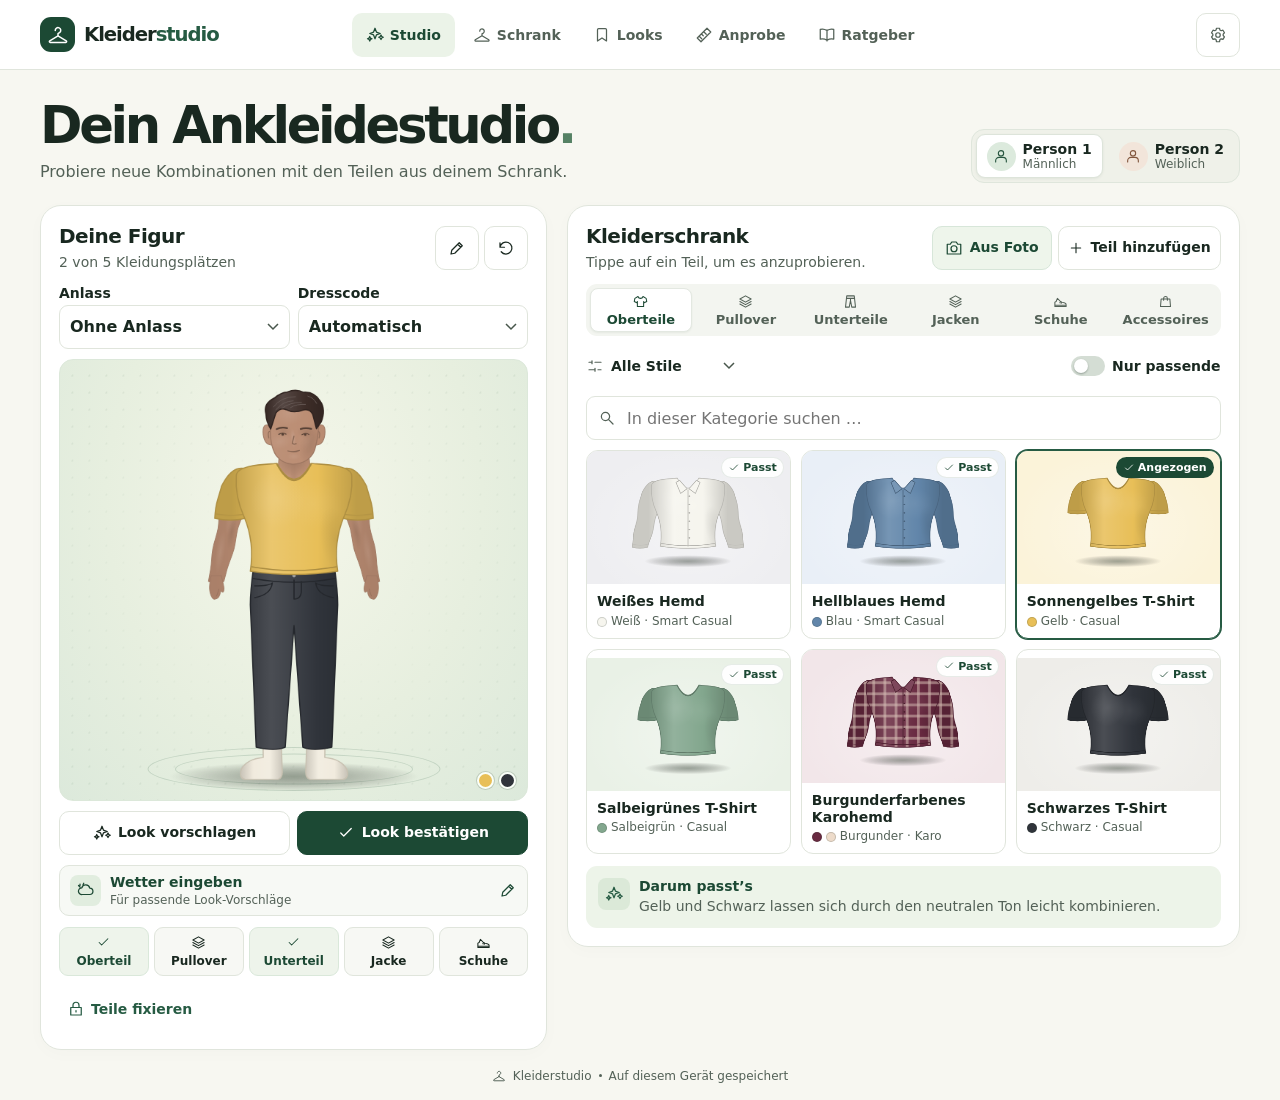
<file: index.html>
<!doctype html>
<html lang="de">
<head>
  <meta charset="utf-8">
  <meta name="viewport" content="width=device-width, initial-scale=1, viewport-fit=cover">
  <meta name="theme-color" content="#f8f8f3">
  <meta name="description" content="Kombiniere deinen eigenen Kleiderschrank an einer Figur und speichere deine Lieblingslooks.">
  <title>Kleiderstudio</title>
  <link rel="icon" href="./icons/icon-192.png">
  <link rel="apple-touch-icon" href="./icons/icon-192.png">
  <link rel="manifest" href="./manifest.webmanifest">
  <link rel="stylesheet" href="./style.css">
  <script src="./weather.js" defer></script>
  <script src="./data.js" defer></script>
  <script src="./look-planner.js" defer></script>
  <script src="./drawing.js" defer></script>
  <script src="./reference-image.js" defer></script>
  <script src="./photo-store.js" defer></script>
  <script src="./photo-weights.js" defer></script>
  <script src="./photo-recognition.js" defer></script>
  <script src="./fitting.js" defer></script>
  <script src="./app.js" defer></script>
</head>
<body>
  <a class="skip-link" href="#main" data-action="skip">Zum Inhalt</a>
  <header class="site-header">
    <div class="header-inner">
      <a class="brand" href="#studio" aria-label="Kleiderstudio – Startseite">
        <span class="brand-mark" data-icon="hanger"></span><span>Kleider<span class="brand-accent">studio</span></span>
      </a>
      <nav id="main-nav" aria-label="Hauptnavigation">
        <a href="#studio" data-page-link="studio"><span data-icon="sparkles"></span>Studio</a>
        <a href="#schrank" data-page-link="schrank"><span data-icon="hanger"></span>Schrank</a>
        <a href="#looks" data-page-link="looks"><span data-icon="bookmark"></span>Looks</a>
        <a href="#anprobe" data-page-link="anprobe"><span data-icon="ruler"></span>Anprobe</a>
        <a href="#ratgeber" data-page-link="ratgeber"><span data-icon="book"></span>Ratgeber</a>
      </nav>
      <a class="settings-link" href="#einstellungen" data-page-link="einstellungen" aria-label="Profile und Datensicherung" title="Profile und Datensicherung"><span data-icon="settings"></span></a>
    </div>
  </header>
  <main id="main" class="shell" tabindex="-1">
    <div id="storage-warning" class="banner" role="alert" hidden></div>
    <div id="update-banner" class="banner update-banner" hidden>
      <span id="update-message" role="status">Ein Update für Kleiderstudio ist verfügbar.</span>
      <button type="button" class="button subtle" data-action="update-app">Update laden</button>
    </div>
    <section class="view" id="view-studio" aria-labelledby="title-studio">
      <div class="page-intro">
        <div><h1 id="title-studio">Dein Ankleidestudio<span>.</span></h1>
          <p>Probiere neue Kombinationen mit den Teilen aus deinem Schrank.</p></div>
        <div class="intro-actions" data-profile-area>
          <div class="profile-picker" id="profile-picker" role="group" aria-label="Aktives Profil"></div>
        </div>
      </div>
      <div class="workspace">
        <section class="panel figure-panel" id="figure-panel" aria-labelledby="figure-title">
          <div class="panel-heading">
            <div><h2 id="figure-title">Deine Figur</h2><p id="figure-caption"></p></div>
            <div class="heading-actions">
              <button class="icon-button" type="button" data-action="edit-profile" title="Figur konfigurieren" aria-label="Figur konfigurieren"><span data-icon="edit"></span></button>
              <button class="icon-button" type="button" data-action="reset" title="Outfit zurücksetzen" aria-label="Outfit zurücksetzen"><span data-icon="reset"></span></button>
            </div>
          </div>
          <div class="look-settings fields-pair">
            <label class="field"><span>Anlass</span><select id="look-occasion"></select></label>
            <label class="field"><span>Dresscode</span><select id="look-dresscode" aria-describedby="look-auto-dress"></select></label>
            <p class="look-auto-dress" id="look-auto-dress" hidden></p>
          </div>
          <div class="stage">
            <div class="stage-grid" aria-hidden="true"></div>
            <canvas id="avatar" width="480" height="600" role="img" aria-label="Figur mit aktuellem Outfit"></canvas>
            <div class="stage-colors" id="stage-colors" aria-hidden="true"></div>
          </div>
          <div class="figure-actions">
            <button class="button" type="button" data-action="suggest"><span data-icon="sparkles"></span><span id="suggest-label">Look vorschlagen</span></button>
            <button class="button primary" type="button" data-action="review-look"><span data-icon="check"></span>Look bestätigen</button>
          </div>
          <p class="look-feedback" id="look-feedback" role="status" hidden></p>
          <button class="weather-control" type="button" data-action="edit-weather">
            <span class="weather-symbol" data-icon="cloud"></span>
            <span><strong id="weather-summary">Wetter eingeben</strong><small id="weather-caption">Für passende Look-Vorschläge</small></span>
            <span data-icon="edit"></span>
          </button>
          <div class="outfit-slots" id="outfit-slots" aria-label="Angezogene Teile"></div>
          <div class="outfit-slots accessory-slots" id="accessory-slots" aria-label="Angezogene Accessoires" hidden></div>
          <div class="figure-utils">
            <button class="text-button" type="button" data-action="fix-pieces" id="fix-pieces"><span data-icon="lock"></span><span id="fixed-label">Teile fixieren</span></button>
            <button class="text-button" id="undo-outfit" type="button" data-action="undo-outfit" aria-label="Letzte Outfit-Änderung rückgängig machen" hidden><span data-icon="reset"></span>Rückgängig</button>
            <button class="text-button wardrobe-jump" type="button" data-action="show-wardrobe"><span data-icon="hanger"></span>Teile wählen</button>
          </div>
        </section>
        <section class="panel wardrobe-panel" aria-labelledby="wardrobe-title">
          <div class="panel-heading wardrobe-heading">
            <div><h2 id="wardrobe-title" tabindex="-1">Kleiderschrank</h2><p id="closet-caption">Tippe auf ein Teil, um es anzuprobieren.</p></div>
            <div class="capture-actions">
              <button class="button subtle" type="button" data-action="new-photo"><span data-icon="camera"></span>Aus Foto</button>
              <button class="button add-button" type="button" data-action="new-item"><span data-icon="plus"></span>Teil hinzufügen</button>
            </div>
          </div>
          <div class="categories" id="studio-categories" role="group" aria-label="Kleidungskategorie"></div>
          <div class="studio-tools">
            <div class="style-select"><span data-icon="sliders"></span><select id="target-style" aria-label="Gewünschter Stil"></select></div>
            <label class="switch-line"><input type="checkbox" id="match-only"><span class="switch-track"></span><span>Nur passende</span></label>
          </div>
          <label class="search studio-search"><span data-icon="search"></span><input id="studio-search" type="search" autocomplete="off" maxlength="100" placeholder="In dieser Kategorie suchen …" aria-label="In dieser Kategorie suchen"></label>
          <div class="garment-grid" id="studio-items"></div>
          <p class="filter-note" id="filter-note" role="status" hidden></p>
          <div class="tip" id="style-tip"></div>
          <div class="tip" id="weather-tip" hidden><span class="tip-icon" data-icon="cloud"></span><div><strong>Wetter-Tipp</strong><p id="weather-advice"></p></div></div>
        </section>
      </div>
      <button class="button mobile-preview" type="button" data-action="show-figure" hidden><span data-icon="user"></span>Figur ansehen</button>
    </section>
    <section class="view" id="view-schrank" aria-labelledby="title-schrank" hidden>
      <div class="page-intro">
        <div><h1 id="title-schrank">Dein Kleiderschrank<span>.</span></h1><p id="catalog-caption"></p></div>
        <div class="intro-actions" data-profile-area>
          <div class="capture-actions">
            <button class="button subtle" type="button" data-action="new-photo"><span data-icon="camera"></span>Aus Foto</button>
            <button class="button primary" type="button" data-action="new-item"><span data-icon="plus"></span>Teil hinzufügen</button>
          </div>
        </div>
      </div>
      <div class="panel catalog-panel">
        <div class="catalog-tools">
          <label class="search"><span data-icon="search"></span><input id="catalog-search" type="search" autocomplete="off" maxlength="100" placeholder="Teile suchen …" aria-label="Teile suchen"></label>
          <select id="catalog-category" aria-label="Kategorie filtern"></select>
        </div>
        <p class="filter-note catalog-summary" id="catalog-results" role="status" hidden></p>
        <div class="garment-grid catalog-grid" id="catalog-items"></div>
      </div>
    </section>
    <section class="view" id="view-looks" aria-labelledby="title-looks" hidden>
      <div class="page-intro"><div><h1 id="title-looks">Gespeicherte Looks<span>.</span></h1><p id="looks-caption"></p></div><div class="intro-actions" data-profile-area></div></div>
      <div id="saved-looks" class="look-grid"></div>
    </section>
    <section class="view" id="view-anprobe" aria-labelledby="title-anprobe" hidden>
      <div class="page-intro"><div><h1 id="title-anprobe">Virtuelle Anprobe<span>.</span></h1><p>Probiere ein neues Teil an deinem aktuellen Outfit aus und vergleiche seine Maße.</p></div><div class="intro-actions" data-profile-area></div></div>
      <div class="workspace">
        <section class="panel figure-panel" id="fit-preview-panel" aria-labelledby="fit-preview-title">
          <div class="panel-heading">
            <div><h2 id="fit-preview-title">Vorschau</h2><p id="fit-person"></p></div>
            <button type="button" class="button" data-action="edit-measures"><span data-icon="ruler"></span>Körpermaße</button>
          </div>
          <div class="stage fit-stage"><div class="stage-grid" aria-hidden="true"></div><canvas id="fit-avatar" width="480" height="600" role="img" aria-label="Vorschau auf der Figur"></canvas></div>
          <p class="fit-note">Die Zeichnung zeigt Schnitt, Farben und Schichten vereinfacht. Der Maßvergleich hilft dir, die Größe einzuschätzen.</p>
          <button type="button" class="text-button wardrobe-jump" data-action="show-fitting-form"><span data-icon="ruler"></span>Fundstück auswählen</button>
        </section>
        <section class="panel fitting-panel" aria-labelledby="fit-form-title">
          <div class="panel-heading"><div><h2 id="fit-form-title" tabindex="-1">Fundstück anprobieren</h2><p>Wähle den Schnitt des Kleidungsstücks.</p></div></div>
          <form id="fit-form">
            <div class="fields-pair">
              <label class="field"><span>Kategorie</span><select id="fit-category"></select></label>
              <label class="field"><span>Schnitt</span><select id="fit-cut"></select></label>
              <label class="field"><span>Grundfarbe</span><select id="fit-color"></select></label>
              <label class="field"><span>Passform</span><select id="fit-ease"></select></label>
            </div>
            <label class="field" id="fit-custom-row" hidden><span>Eigener Farbton</span><input type="color" id="fit-custom-color" value="#692a41"></label>
            <div class="fitting-section">
              <h3>Screenshot oder Foto</h3>
              <p>Tippe ins Bild oder nutze die Regler, um den Stoffausschnitt zu wählen. Das Bild bleibt bis zum Neuladen im Browser-Tab.</p>
              <input type="file" id="fit-file" class="fit-file" accept=".jpg,.jpeg,.png,.webp,image/jpeg,image/png,image/webp" aria-label="Referenzbild auswählen">
              <p class="form-error" id="fit-error" role="alert" hidden></p>
              <div id="fit-crop" class="crop-grid" hidden>
                <canvas id="fit-reference" width="300" height="225" role="img" aria-label="Referenzbild mit aktuellem Stoffausschnitt"></canvas>
                <div>
                  <label class="crop-control">Links / rechts<input type="range" id="fit-x" min="0" max="100" value="50"></label>
                  <label class="crop-control">Oben / unten<input type="range" id="fit-y" min="0" max="100" value="50"></label>
                  <label class="crop-control">Ausschnittgröße<input type="range" id="fit-size" min="6" max="75" value="28"></label>
                  <button type="button" class="button" id="fit-remove">Bild entfernen</button>
                </div>
              </div>
              <div id="fit-texture-options" hidden>
                <label class="switch-line"><input type="checkbox" id="fit-use-texture" checked><span class="switch-track"></span><span>Bildmuster verwenden</span></label>
                <p id="fit-texture-status" role="status"></p>
              </div>
            </div>
            <div class="fitting-section">
              <h3>Maße des Kleidungsstücks</h3>
              <p id="fit-measure-hint"></p>
              <label class="field" id="fit-mode-label"><span>Angaben im Shop</span><select id="fit-mode"><option value="around">Umfang (ganze Runde)</option><option value="flat">Breite (flach gemessen)</option></select></label>
              <div class="measure-fields" id="fit-measure-fields"></div>
              <div id="fit-results" aria-live="polite"></div>
            </div>
            <div class="heading-actions fit-actions">
              <button type="button" class="button primary" data-action="save-fitting"><span data-icon="plus"></span>Schnitt und Farbe übernehmen</button>
            </div>
          </form>
        </section>
      </div>
      <button type="button" class="button mobile-preview" data-action="show-fitting" hidden><span data-icon="user"></span>Vorschau ansehen</button>
    </section>
    <section class="view" id="view-ratgeber" aria-labelledby="title-ratgeber" hidden>
      <div class="page-intro"><div><h1 id="title-ratgeber">Stilratgeber<span>.</span></h1><p>Ideen für Farben, Schichten und Anlässe.</p></div></div>
      <div class="guide-grid">
        <article class="panel info-card"><span class="info-icon" data-icon="palette"></span><h2>Farben kombinieren</h2><p>Beginne mit einem farbigen Teil und ergänze neutrale Töne. Ein gelbes Shirt wirkt mit schwarzer Hose ruhig. Creme kann denselben Look heller und weicher machen.</p><div class="examples"><span class="swatch" style="--swatch:#e7be59"></span><span class="swatch" style="--swatch:#30343a"></span><span class="swatch" style="--swatch:#e9e1cf"></span></div></article>
        <article class="panel info-card"><span class="info-icon" data-icon="layers"></span><h2>Schichten aufbauen</h2><p>Wähle unter „Oberteile“ ein Hemd oder eine Bluse. Unter „Pullover“ kannst du eine zweite Schicht anziehen, unter „Jacken“ eine dritte. Über dickem Strick oder einem weiten Rock hilft eine großzügig geschnittene Jacke.</p></article>
        <article class="panel info-card"><span class="info-icon" data-icon="sparkles"></span><h2>Für den Anlass wählen</h2><p>Für Casual passen zum Beispiel T-Shirt, Jeans und Sneaker. Für Smart Casual probiere ein Hemd mit schlichter Hose und Lederschuhen. Die Stilwahl im Studio priorisiert entsprechend markierte Teile.</p></article>
        <article class="panel info-card"><span class="info-icon" data-icon="sliders"></span><h2>Empfehlungen nutzen</h2><p>Das Studio bewertet deine Auswahl nach Farbgruppen, Stil und Schichten. „Nur passende“ blendet schwächere Vorschläge aus. Schalte den Filter aus, wenn du frei kombinieren möchtest.</p></article>
      </div>
    </section>
    <section class="view" id="view-einstellungen" aria-labelledby="title-einstellungen" hidden>
      <div class="page-intro"><div><h1 id="title-einstellungen">Profile &amp; Daten<span>.</span></h1><p>Verwalte eure Figuren und sichere beide Kleiderschränke.</p></div></div>
      <div class="guide-grid">
        <section class="panel info-card"><span class="info-icon" data-icon="user"></span><h2>Personen</h2><div id="settings-profiles"></div></section>
        <section class="panel info-card"><span class="info-icon" data-icon="download"></span><h2>Datensicherung</h2><p>Änderungen werden in diesem Browser gespeichert. Mit einer JSON-Sicherung kannst du beide Profile auf ein anderes Gerät übertragen oder später wiederherstellen.</p>
          <div class="backup-actions">
            <button class="button primary" data-action="export"><span data-icon="download"></span>JSON exportieren</button>
            <button class="button" data-action="import"><span data-icon="upload"></span>JSON importieren</button>
            <button class="button" id="export-raw" data-action="export-raw" hidden>Beschädigte Browserdaten sichern</button>
            <input type="file" id="import-file" accept=".json,application/json" hidden>
          </div>
          <p id="import-feedback" role="status" hidden></p>
        </section>
        <section class="panel info-card"><span class="info-icon" data-icon="device"></span><h2>Offline und Startbildschirm</h2><p id="offline-status" role="status"></p><p>Öffne die HTTPS-Adresse auf dem Handy und wähle im Browser „App installieren“ oder „Zum Home-Bildschirm“, sofern der Browser diese Option anbietet.</p><button type="button" class="button" id="install-button" data-action="install" hidden>App installieren</button></section>
      </div>
    </section>
  </main>
  <footer class="site-footer"><span data-icon="hanger"></span><span>Kleiderstudio</span><span class="footer-divider"></span><span id="save-status">Auf diesem Gerät gespeichert</span></footer>
  <dialog id="editor" aria-labelledby="editor-title">
    <form id="editor-form" novalidate>
      <div class="modal-heading"><h2 id="editor-title" tabindex="-1"></h2><button type="button" class="icon-button" data-action="close-dialog" aria-label="Schließen"><span data-icon="close"></span></button></div>
      <div id="editor-fields"></div>
      <p id="editor-error" class="form-error" role="alert" hidden></p>
      <div class="modal-actions">
        <button type="button" class="button" id="editor-cancel" data-action="close-dialog">Abbrechen</button>
        <button type="button" class="button primary" id="summary-save" data-action="save-look" hidden><span data-icon="bookmark"></span>Look speichern</button>
        <button type="submit" class="button primary" id="editor-submit">Speichern</button>
      </div>
    </form>
  </dialog>
  <div id="toast" class="toast" role="status" aria-live="polite"></div>
  <noscript><p class="banner">Aktiviere JavaScript, um das Kleiderstudio zu verwenden.</p></noscript>
</body>
</html>
</file>
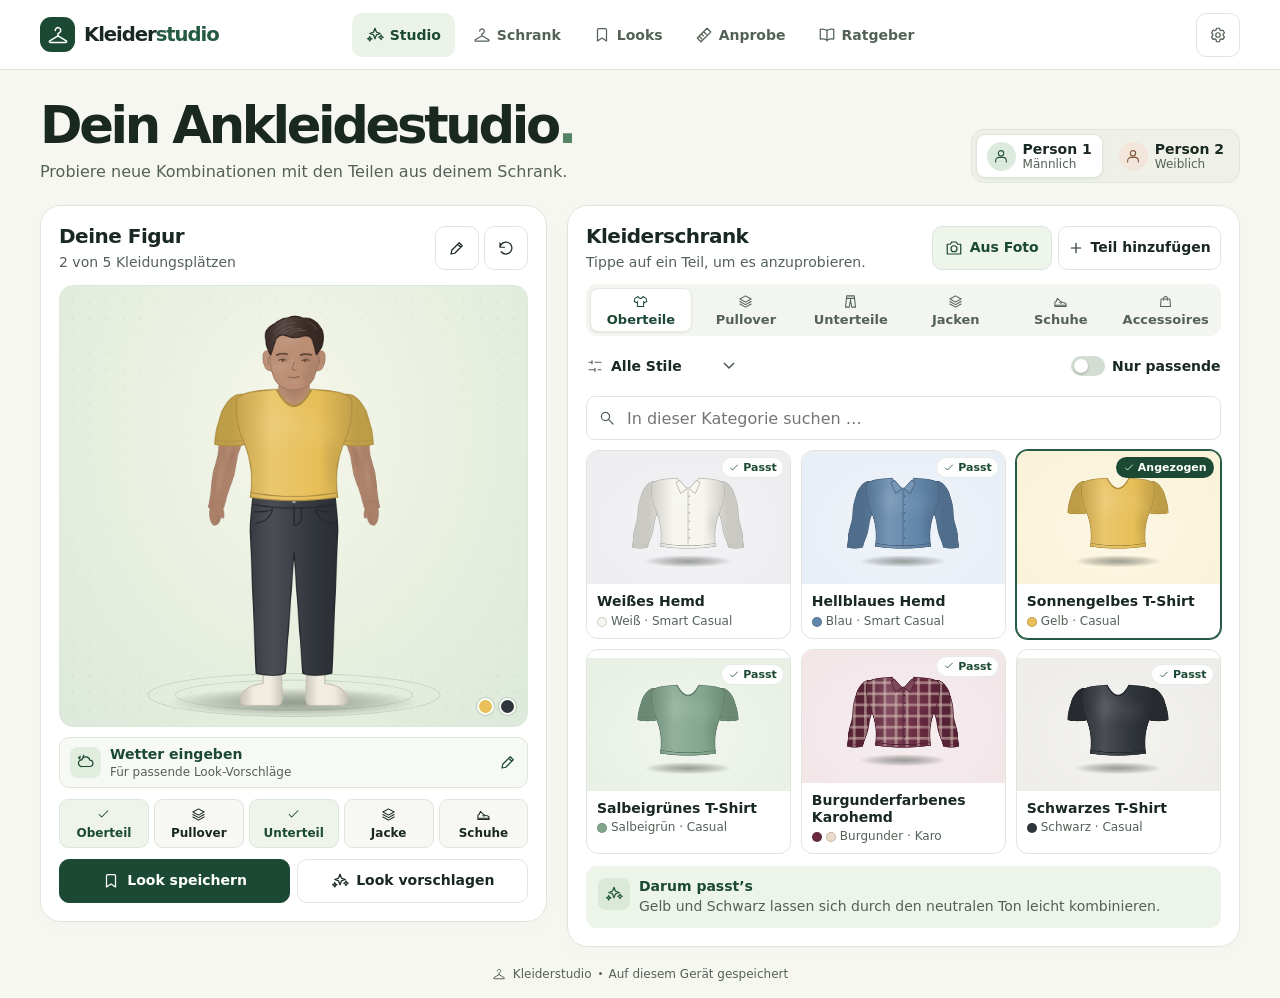
<file: Kleiderstudio/index.html>
<!doctype html>
<html lang="de">
<head>
  <meta charset="utf-8">
  <meta name="viewport" content="width=device-width, initial-scale=1, viewport-fit=cover">
  <meta name="theme-color" content="#f8f8f3">
  <meta name="description" content="Kombiniere deinen eigenen Kleiderschrank an einer Figur und speichere deine Lieblingslooks.">
  <title>Kleiderstudio</title>
  <link rel="icon" href="./icons/icon-192.png">
  <link rel="apple-touch-icon" href="./icons/icon-192.png">
  <link rel="manifest" href="./manifest.webmanifest">
  <link rel="stylesheet" href="./style.css">
  <script src="./weather.js" defer></script>
  <script src="./data.js" defer></script>
  <script src="./drawing.js" defer></script>
  <script src="./reference-image.js" defer></script>
  <script src="./photo-store.js" defer></script>
  <script src="./photo-weights.js" defer></script>
  <script src="./photo-recognition.js" defer></script>
  <script src="./fitting.js" defer></script>
  <script src="./app.js" defer></script>
</head>
<body>
  <a class="skip-link" href="#main" data-action="skip">Zum Inhalt</a>
  <header class="site-header">
    <div class="header-inner">
      <a class="brand" href="#studio" aria-label="Kleiderstudio – Startseite">
        <span class="brand-mark" data-icon="hanger"></span><span>Kleider<span class="brand-accent">studio</span></span>
      </a>
      <nav id="main-nav" aria-label="Hauptnavigation">
        <a href="#studio" data-page-link="studio"><span data-icon="sparkles"></span>Studio</a>
        <a href="#schrank" data-page-link="schrank"><span data-icon="hanger"></span>Schrank</a>
        <a href="#looks" data-page-link="looks"><span data-icon="bookmark"></span>Looks</a>
        <a href="#anprobe" data-page-link="anprobe"><span data-icon="ruler"></span>Anprobe</a>
        <a href="#ratgeber" data-page-link="ratgeber"><span data-icon="book"></span>Ratgeber</a>
      </nav>
      <a class="settings-link" href="#einstellungen" data-page-link="einstellungen" aria-label="Profile und Datensicherung" title="Profile und Datensicherung"><span data-icon="settings"></span></a>
    </div>
  </header>
  <main id="main" class="shell" tabindex="-1">
    <div id="storage-warning" class="banner" role="alert" hidden></div>
    <div id="update-banner" class="banner update-banner" hidden>
      <span id="update-message" role="status">Ein Update für Kleiderstudio ist verfügbar.</span>
      <button type="button" class="button subtle" data-action="update-app">Update laden</button>
    </div>
    <section class="view" id="view-studio" aria-labelledby="title-studio">
      <div class="page-intro">
        <div><h1 id="title-studio">Dein Ankleidestudio<span>.</span></h1>
          <p>Probiere neue Kombinationen mit den Teilen aus deinem Schrank.</p></div>
        <div class="intro-actions" data-profile-area>
          <div class="profile-picker" id="profile-picker" role="group" aria-label="Aktives Profil"></div>
        </div>
      </div>
      <div class="workspace">
        <section class="panel figure-panel" id="figure-panel" aria-labelledby="figure-title">
          <div class="panel-heading">
            <div><h2 id="figure-title">Deine Figur</h2><p id="figure-caption"></p></div>
            <div class="heading-actions">
              <button class="icon-button" type="button" data-action="edit-profile" title="Figur konfigurieren" aria-label="Figur konfigurieren"><span data-icon="edit"></span></button>
              <button class="icon-button" type="button" data-action="reset" title="Outfit zurücksetzen" aria-label="Outfit zurücksetzen"><span data-icon="reset"></span></button>
            </div>
          </div>
          <div class="stage">
            <div class="stage-grid" aria-hidden="true"></div>
            <canvas id="avatar" width="480" height="600" role="img" aria-label="Figur mit aktuellem Outfit"></canvas>
            <div class="stage-colors" id="stage-colors" aria-hidden="true"></div>
          </div>
          <button class="weather-control" type="button" data-action="edit-weather">
            <span class="weather-symbol" data-icon="cloud"></span>
            <span><strong id="weather-summary">Wetter eingeben</strong><small id="weather-caption">Für passende Look-Vorschläge</small></span>
            <span data-icon="edit"></span>
          </button>
          <div class="outfit-slots" id="outfit-slots" aria-label="Angezogene Teile"></div>
          <div class="outfit-slots accessory-slots" id="accessory-slots" aria-label="Angezogene Accessoires" hidden></div>
          <div class="figure-actions">
            <button class="button primary" type="button" data-action="save-look"><span data-icon="bookmark"></span>Look speichern</button>
            <button class="button" type="button" data-action="suggest"><span data-icon="sparkles"></span><span id="suggest-label">Look vorschlagen</span></button>
          </div>
          <div class="figure-utils">
            <button class="text-button" id="undo-outfit" type="button" data-action="undo-outfit" aria-label="Letzte Outfit-Änderung rückgängig machen" hidden><span data-icon="reset"></span>Rückgängig</button>
            <button class="text-button wardrobe-jump" type="button" data-action="show-wardrobe"><span data-icon="hanger"></span>Teile wählen</button>
          </div>
        </section>
        <section class="panel wardrobe-panel" aria-labelledby="wardrobe-title">
          <div class="panel-heading wardrobe-heading">
            <div><h2 id="wardrobe-title" tabindex="-1">Kleiderschrank</h2><p id="closet-caption">Tippe auf ein Teil, um es anzuprobieren.</p></div>
            <div class="capture-actions">
              <button class="button subtle" type="button" data-action="new-photo"><span data-icon="camera"></span>Aus Foto</button>
              <button class="button add-button" type="button" data-action="new-item"><span data-icon="plus"></span>Teil hinzufügen</button>
            </div>
          </div>
          <div class="categories" id="studio-categories" role="group" aria-label="Kleidungskategorie"></div>
          <div class="studio-tools">
            <div class="style-select"><span data-icon="sliders"></span><select id="target-style" aria-label="Gewünschter Stil"></select></div>
            <label class="switch-line"><input type="checkbox" id="match-only"><span class="switch-track"></span><span>Nur passende</span></label>
          </div>
          <label class="search studio-search"><span data-icon="search"></span><input id="studio-search" type="search" autocomplete="off" maxlength="100" placeholder="In dieser Kategorie suchen …" aria-label="In dieser Kategorie suchen"></label>
          <div class="garment-grid" id="studio-items"></div>
          <p class="filter-note" id="filter-note" role="status" hidden></p>
          <div class="tip" id="style-tip"></div>
          <div class="tip" id="weather-tip" hidden><span class="tip-icon" data-icon="cloud"></span><div><strong>Wetter-Tipp</strong><p id="weather-advice"></p></div></div>
        </section>
      </div>
      <button class="button mobile-preview" type="button" data-action="show-figure" hidden><span data-icon="user"></span>Figur ansehen</button>
    </section>
    <section class="view" id="view-schrank" aria-labelledby="title-schrank" hidden>
      <div class="page-intro">
        <div><h1 id="title-schrank">Dein Kleiderschrank<span>.</span></h1><p id="catalog-caption"></p></div>
        <div class="intro-actions" data-profile-area>
          <div class="capture-actions">
            <button class="button subtle" type="button" data-action="new-photo"><span data-icon="camera"></span>Aus Foto</button>
            <button class="button primary" type="button" data-action="new-item"><span data-icon="plus"></span>Teil hinzufügen</button>
          </div>
        </div>
      </div>
      <div class="panel catalog-panel">
        <div class="catalog-tools">
          <label class="search"><span data-icon="search"></span><input id="catalog-search" type="search" autocomplete="off" maxlength="100" placeholder="Teile suchen …" aria-label="Teile suchen"></label>
          <select id="catalog-category" aria-label="Kategorie filtern"></select>
        </div>
        <p class="filter-note catalog-summary" id="catalog-results" role="status" hidden></p>
        <div class="garment-grid catalog-grid" id="catalog-items"></div>
      </div>
    </section>
    <section class="view" id="view-looks" aria-labelledby="title-looks" hidden>
      <div class="page-intro"><div><h1 id="title-looks">Gespeicherte Looks<span>.</span></h1><p id="looks-caption"></p></div><div class="intro-actions" data-profile-area></div></div>
      <div id="saved-looks" class="look-grid"></div>
    </section>
    <section class="view" id="view-anprobe" aria-labelledby="title-anprobe" hidden>
      <div class="page-intro"><div><h1 id="title-anprobe">Virtuelle Anprobe<span>.</span></h1><p>Probiere ein neues Teil an deinem aktuellen Outfit aus und vergleiche seine Maße.</p></div><div class="intro-actions" data-profile-area></div></div>
      <div class="workspace">
        <section class="panel figure-panel" id="fit-preview-panel" aria-labelledby="fit-preview-title">
          <div class="panel-heading">
            <div><h2 id="fit-preview-title">Vorschau</h2><p id="fit-person"></p></div>
            <button type="button" class="button" data-action="edit-measures"><span data-icon="ruler"></span>Körpermaße</button>
          </div>
          <div class="stage fit-stage"><div class="stage-grid" aria-hidden="true"></div><canvas id="fit-avatar" width="480" height="600" role="img" aria-label="Vorschau auf der Figur"></canvas></div>
          <p class="fit-note">Die Zeichnung zeigt Schnitt, Farben und Schichten vereinfacht. Der Maßvergleich hilft dir, die Größe einzuschätzen.</p>
          <button type="button" class="text-button wardrobe-jump" data-action="show-fitting-form"><span data-icon="ruler"></span>Fundstück auswählen</button>
        </section>
        <section class="panel fitting-panel" aria-labelledby="fit-form-title">
          <div class="panel-heading"><div><h2 id="fit-form-title" tabindex="-1">Fundstück anprobieren</h2><p>Wähle den Schnitt des Kleidungsstücks.</p></div></div>
          <form id="fit-form">
            <div class="fields-pair">
              <label class="field"><span>Kategorie</span><select id="fit-category"></select></label>
              <label class="field"><span>Schnitt</span><select id="fit-cut"></select></label>
              <label class="field"><span>Grundfarbe</span><select id="fit-color"></select></label>
              <label class="field"><span>Passform</span><select id="fit-ease"></select></label>
            </div>
            <label class="field" id="fit-custom-row" hidden><span>Eigener Farbton</span><input type="color" id="fit-custom-color" value="#692a41"></label>
            <div class="fitting-section">
              <h3>Screenshot oder Foto</h3>
              <p>Tippe ins Bild oder nutze die Regler, um den Stoffausschnitt zu wählen. Das Bild bleibt bis zum Neuladen im Browser-Tab.</p>
              <input type="file" id="fit-file" class="fit-file" accept=".jpg,.jpeg,.png,.webp,image/jpeg,image/png,image/webp" aria-label="Referenzbild auswählen">
              <p class="form-error" id="fit-error" role="alert" hidden></p>
              <div id="fit-crop" class="crop-grid" hidden>
                <canvas id="fit-reference" width="300" height="225" role="img" aria-label="Referenzbild mit aktuellem Stoffausschnitt"></canvas>
                <div>
                  <label class="crop-control">Links / rechts<input type="range" id="fit-x" min="0" max="100" value="50"></label>
                  <label class="crop-control">Oben / unten<input type="range" id="fit-y" min="0" max="100" value="50"></label>
                  <label class="crop-control">Ausschnittgröße<input type="range" id="fit-size" min="6" max="75" value="28"></label>
                  <button type="button" class="button" id="fit-remove">Bild entfernen</button>
                </div>
              </div>
              <div id="fit-texture-options" hidden>
                <label class="switch-line"><input type="checkbox" id="fit-use-texture" checked><span class="switch-track"></span><span>Bildmuster verwenden</span></label>
                <p id="fit-texture-status" role="status"></p>
              </div>
            </div>
            <div class="fitting-section">
              <h3>Maße des Kleidungsstücks</h3>
              <p id="fit-measure-hint"></p>
              <label class="field" id="fit-mode-label"><span>Angaben im Shop</span><select id="fit-mode"><option value="around">Umfang (ganze Runde)</option><option value="flat">Breite (flach gemessen)</option></select></label>
              <div class="measure-fields" id="fit-measure-fields"></div>
              <div id="fit-results" aria-live="polite"></div>
            </div>
            <div class="heading-actions fit-actions">
              <button type="button" class="button primary" data-action="save-fitting"><span data-icon="plus"></span>Schnitt und Farbe übernehmen</button>
            </div>
          </form>
        </section>
      </div>
      <button type="button" class="button mobile-preview" data-action="show-fitting" hidden><span data-icon="user"></span>Vorschau ansehen</button>
    </section>
    <section class="view" id="view-ratgeber" aria-labelledby="title-ratgeber" hidden>
      <div class="page-intro"><div><h1 id="title-ratgeber">Stilratgeber<span>.</span></h1><p>Ideen für Farben, Schichten und Anlässe.</p></div></div>
      <div class="guide-grid">
        <article class="panel info-card"><span class="info-icon" data-icon="palette"></span><h2>Farben kombinieren</h2><p>Beginne mit einem farbigen Teil und ergänze neutrale Töne. Ein gelbes Shirt wirkt mit schwarzer Hose ruhig. Creme kann denselben Look heller und weicher machen.</p><div class="examples"><span class="swatch" style="--swatch:#e7be59"></span><span class="swatch" style="--swatch:#30343a"></span><span class="swatch" style="--swatch:#e9e1cf"></span></div></article>
        <article class="panel info-card"><span class="info-icon" data-icon="layers"></span><h2>Schichten aufbauen</h2><p>Wähle unter „Oberteile“ ein Hemd oder eine Bluse. Unter „Pullover“ kannst du eine zweite Schicht anziehen, unter „Jacken“ eine dritte. Über dickem Strick oder einem weiten Rock hilft eine großzügig geschnittene Jacke.</p></article>
        <article class="panel info-card"><span class="info-icon" data-icon="sparkles"></span><h2>Für den Anlass wählen</h2><p>Für Casual passen zum Beispiel T-Shirt, Jeans und Sneaker. Für Smart Casual probiere ein Hemd mit schlichter Hose und Lederschuhen. Die Stilwahl im Studio priorisiert entsprechend markierte Teile.</p></article>
        <article class="panel info-card"><span class="info-icon" data-icon="sliders"></span><h2>Empfehlungen nutzen</h2><p>Das Studio bewertet deine Auswahl nach Farbgruppen, Stil und Schichten. „Nur passende“ blendet schwächere Vorschläge aus. Schalte den Filter aus, wenn du frei kombinieren möchtest.</p></article>
      </div>
    </section>
    <section class="view" id="view-einstellungen" aria-labelledby="title-einstellungen" hidden>
      <div class="page-intro"><div><h1 id="title-einstellungen">Profile &amp; Daten<span>.</span></h1><p>Verwalte eure Figuren und sichere beide Kleiderschränke.</p></div></div>
      <div class="guide-grid">
        <section class="panel info-card"><span class="info-icon" data-icon="user"></span><h2>Personen</h2><div id="settings-profiles"></div></section>
        <section class="panel info-card"><span class="info-icon" data-icon="download"></span><h2>Datensicherung</h2><p>Änderungen werden in diesem Browser gespeichert. Mit einer JSON-Sicherung kannst du beide Profile auf ein anderes Gerät übertragen oder später wiederherstellen.</p>
          <div class="backup-actions">
            <button class="button primary" data-action="export"><span data-icon="download"></span>JSON exportieren</button>
            <button class="button" data-action="import"><span data-icon="upload"></span>JSON importieren</button>
            <button class="button" id="export-raw" data-action="export-raw" hidden>Beschädigte Browserdaten sichern</button>
            <input type="file" id="import-file" accept=".json,application/json" hidden>
          </div>
          <p id="import-feedback" role="status" hidden></p>
        </section>
        <section class="panel info-card"><span class="info-icon" data-icon="device"></span><h2>Offline und Startbildschirm</h2><p id="offline-status" role="status"></p><p>Öffne die HTTPS-Adresse auf dem Handy und wähle im Browser „App installieren“ oder „Zum Home-Bildschirm“, sofern der Browser diese Option anbietet.</p><button type="button" class="button" id="install-button" data-action="install" hidden>App installieren</button></section>
      </div>
    </section>
  </main>
  <footer class="site-footer"><span data-icon="hanger"></span><span>Kleiderstudio</span><span class="footer-divider"></span><span id="save-status">Auf diesem Gerät gespeichert</span></footer>
  <dialog id="editor" aria-labelledby="editor-title">
    <form id="editor-form" novalidate>
      <div class="modal-heading"><h2 id="editor-title"></h2><button type="button" class="icon-button" data-action="close-dialog" aria-label="Schließen"><span data-icon="close"></span></button></div>
      <div id="editor-fields"></div>
      <p id="editor-error" class="form-error" role="alert" hidden></p>
      <div class="modal-actions"><button type="button" class="button" data-action="close-dialog">Abbrechen</button><button type="submit" class="button primary" id="editor-submit">Speichern</button></div>
    </form>
  </dialog>
  <div id="toast" class="toast" role="status" aria-live="polite"></div>
  <noscript><p class="banner">Aktiviere JavaScript, um das Kleiderstudio zu verwenden.</p></noscript>
</body>
</html>
</file>
<file: style.css>
:root {
  color-scheme: light;
  --paper: #f7f7f1;
  --white: #fff;
  --ink: #192820;
  --muted: #536157;
  --green: #265b43;
  --deep: #1c4934;
  --tint: #ebf3e8;
  --line: #e0e5dc;
  --danger: #963d33;
  --radius: 21px;
  font-family: "Aptos", "Segoe UI", system-ui, sans-serif;
  color: var(--ink);
  background: var(--paper);
  font-size: 100%;
}
*, *::before, *::after { box-sizing: border-box; }
body { margin: 0; min-width: 0; min-height: 100dvh; }
button, input, select { font: inherit; }
button, select { cursor: pointer; }
button { color: inherit; }
button:disabled { cursor: default; }
a { color: inherit; text-decoration: none; }
[hidden] { display: none !important; }
:where(button, a, select, input):focus-visible { outline: 3px solid #337759; outline-offset: 3px; }
:where(main, h1, h2)[tabindex="-1"] { scroll-margin-block-start: 12px; }
:where(main, h1, h2)[tabindex="-1"]:focus { outline: none; }
.skip-link { position: fixed; z-index: 9; top: 10px; left: 12px; translate: 0 -160%; background: var(--deep); color: white; padding: 12px; border-radius: 8px; }
.skip-link:focus { translate: none; }
h1, h2, h3, p { margin: 0; }
h2 { font-size: 1.25rem; line-height: 1.23; letter-spacing: -.025em; }
svg { width: 18px; height: 18px; display: block; flex: none; }
[data-icon] { display: inline-grid; flex: none; place-items: center; }
.site-header { background: var(--white); border-bottom: 1px solid var(--line); }
.header-inner, .shell { width: min(1200px, calc(100% - 28px)); margin-inline: auto; }
.header-inner { display: grid; grid-template-columns: 1fr auto; align-items: center; column-gap: 14px; }
.brand { display: inline-flex; width: max-content; align-items: center; min-height: 64px; gap: 9px; font-size: 1.23rem; font-weight: 800; letter-spacing: -.055em; }
.brand-mark { width: 35px; height: 35px; border-radius: 11px; color: white; background: var(--deep); }
.brand-mark svg { width: 22px; height: 22px; }
.brand-accent { color: var(--green); font-weight: 650; }
nav { display: grid; grid-template-columns: repeat(5, minmax(0, 1fr)); grid-column: 1 / -1; grid-row: 2; gap: 3px; padding-bottom: 8px; }
nav a, .settings-link { display: flex; justify-content: center; align-items: center; gap: 6px; min-height: 44px; color: var(--muted); border-radius: 10px; font-size: .875rem; font-weight: 650; }
nav a:hover, .settings-link:hover { background: #f2f5ef; }
nav a[aria-current], .settings-link[aria-current] { background: var(--tint); color: var(--deep); }
.settings-link { width: 44px; grid-column: 2; grid-row: 1; border: 1px solid var(--line); }
.page-intro { padding: 26px 0 20px; display: flex; flex-wrap: wrap; gap: 16px 24px; justify-content: space-between; align-items: end; }
.page-intro > div { min-width: 0; }
.intro-actions { display: flex; align-items: center; flex-wrap: wrap; gap: 8px; max-width: 100%; }
h1 { font-size: clamp(2rem, 4vw, 3.35rem); line-height: 1.02; letter-spacing: -.065em; font-weight: 790; }
h1 span { color: #558164; }
.page-intro p { color: var(--muted); margin-top: 9px; line-height: 1.45; }
.profile-picker { display: flex; gap: 5px; padding: 4px; border: 1px solid #dfe6dc; border-radius: 13px; background: #eff1e9; max-width: 100%; }
.profile-picker button { display: flex; align-items: center; gap: 7px; text-align: left; min-height: 44px; max-width: 155px; min-width: 0; border: 1px solid transparent; background: transparent; padding: 4px 10px; border-radius: 9px; font-size: .875rem; font-weight: 720; }
.profile-picker button[aria-pressed="true"] { background: var(--white); border-color: #dde4da; box-shadow: 0 1px 3px #1e3a2611; }
.profile-picker button:hover { color: var(--green); }
.profile-picker small { display: block; color: var(--muted); font-size: .75rem; font-weight: 500; }
.profile-picker .profile-text { min-width: 0; overflow-wrap: anywhere; }
.profile-icon { display: grid; place-items: center; width: 29px; height: 29px; border-radius: 50%; background: #dceadd; color: #26543e; flex: none; }
.profile-icon.female { background: #f2e5da; color: #80563d; }
.profile-icon svg { width: 16px; height: 16px; }
.workspace { display: grid; gap: 15px; align-items: start; }
.panel { background: var(--white); border: 1px solid var(--line); border-radius: var(--radius); min-width: 0; box-shadow: 0 4px 18px #24362605; }
.figure-panel, .wardrobe-panel, .catalog-panel, .fitting-panel { padding: 13px; }
.wardrobe-panel { container-type: inline-size; }
.panel-heading { display: flex; align-items: center; justify-content: space-between; gap: 9px; margin-bottom: 13px; }
.panel-heading p { font-size: .875rem; color: var(--muted); margin-top: 4px; line-height: 1.35; }
.heading-actions, .settings-actions { display: flex; flex-wrap: wrap; gap: 5px; }
.icon-button, .button { border: 1px solid var(--line); border-radius: 10px; min-height: 44px; padding: 8px 12px; background: var(--white); display: inline-flex; align-items: center; justify-content: center; gap: 7px; font-size: .875rem; font-weight: 700; line-height: 1.25; }
.icon-button { width: 44px; flex: none; padding: 0; }
.icon-button:hover, .button:hover { background: #f0f4ee; }
.button.primary { color: white; background: var(--deep); border-color: var(--deep); }
.button.primary:hover { background: #2b6348; }
.button.subtle { color: var(--deep); border-color: #d7e6d9; background: #eef5eb; }
.button.subtle:hover { background: #e1efd9; }
.button.danger { color: white; background: var(--danger); border-color: var(--danger); }
.button.danger:hover { background: #7b332b; }
.button:disabled, .icon-button:disabled { opacity: .58; }
.add-button { flex: none; padding-inline: 9px; }
.add-button svg { width: 16px; height: 16px; }
.wardrobe-heading { flex-wrap: wrap; }
.capture-actions { display: flex; flex-wrap: wrap; gap: 6px; }
.look-settings { margin-bottom: 10px; }
.look-auto-dress { grid-column: 1 / -1; color: var(--muted); font-size: .875rem; line-height: 1.35; }
.stage { min-height: 288px; height: clamp(288px, 77vw, 355px); position: relative; border-radius: 14px; overflow: hidden; display: grid; place-items: center; isolation: isolate; background: radial-gradient(ellipse at 50% 32%, #f4f6e9 4%, #e7efdf 57%, #dce9db 100%); border: 1px solid #dce8da; }
.stage-grid { position: absolute; inset: 0; z-index: -1; opacity: .45; background: radial-gradient(#6e8d7548 1px, transparent 1px) 50% 50% / 17px 17px; mask-image: radial-gradient(ellipse at center, transparent 24%, black 85%); }
.stage::before, .stage::after { content: ""; position: absolute; left: 50%; top: 93%; translate: -50% -50%; width: min(66%, 293px); height: 10%; border: 1px solid #a5bca984; border-radius: 50%; z-index: -1; }
.stage::after { width: min(53%, 238px); height: 7%; }
#avatar { height: 100%; width: 100%; object-fit: contain; min-height: 0; max-height: 100%; }
.stage-colors { position: absolute; bottom: 11px; right: 11px; display: flex; gap: 5px; }
.swatch { display: inline-block; background: var(--swatch); border: 1px solid #26342c33; width: 15px; height: 15px; border-radius: 50%; flex: none; }
.stage-colors .swatch { width: 17px; height: 17px; border: 2px solid #fafff8; box-shadow: 0 0 0 1px #334b3933; }
.weather-control { display: flex; align-items: center; text-align: left; gap: 9px; min-height: 51px; width: 100%; margin-top: 10px; padding: 6px 10px; border-radius: 10px; border: 1px solid var(--line); background: #f7f9f5; color: var(--deep); }
.weather-control:hover, .weather-control.has-weather { background: var(--tint); }
.weather-control > span:nth-child(2) { flex: 1; min-width: 0; overflow-wrap: anywhere; }
.weather-control strong { display: block; font-size: .875rem; line-height: 1.3; }
.weather-control small { display: block; color: var(--muted); margin-top: 2px; font-size: .75rem; line-height: 1.3; }
.weather-symbol { width: 31px; height: 31px; border-radius: 8px; background: #e1eddf; }
.outfit-slots { display: grid; grid-template-columns: repeat(5, minmax(0, 1fr)); gap: 5px; margin: 11px 0; }
.accessory-slots { grid-template-columns: repeat(4, minmax(0, 1fr)); margin-top: -5px; }
.slot { background: #f7f8f4; border: 1px solid var(--line); border-radius: 9px; display: grid; gap: 4px; justify-items: center; align-content: center; min-height: 49px; padding: 4px 1px; font-size: .75rem; font-weight: 650; }
.slot.filled { color: var(--deep); background: #eef4eb; border-color: #dae8da; }
.slot svg { width: 15px; height: 15px; }
.slot:hover { border-color: var(--green); }
.figure-actions { display: grid; grid-template-columns: repeat(2, minmax(0, 1fr)); gap: 7px; margin-top: 10px; }
.figure-actions .button { padding-inline: 5px; }
.look-feedback { margin-top: 7px; padding: 7px 9px; border-radius: 9px; background: var(--tint); color: var(--deep); font-size: .875rem; line-height: 1.4; }
.figure-utils { display: none; flex-wrap: wrap; justify-content: space-between; gap: 2px 8px; margin-top: 2px; }
.figure-utils:has(#fix-pieces:not([hidden])), .figure-utils:has(#undo-outfit:not([hidden])) { display: flex; }
.text-button { display: inline-flex; align-items: center; gap: 6px; color: var(--green); font-size: .875rem; font-weight: 680; min-height: 44px; padding: 4px 8px; border: 0; border-radius: 9px; background: transparent; }
.text-button:hover { background: var(--tint); }
.wardrobe-jump { display: none; }
.categories { display: grid; grid-template-columns: repeat(3, minmax(0, 1fr)); background: #f3f5f0; padding: 4px; gap: 3px; border-radius: 11px; }
.categories button { min-height: 44px; padding: 4px 1px; border: 1px solid transparent; border-radius: 8px; background: transparent; color: var(--muted); font-size: .8125rem; font-weight: 700; display: flex; justify-content: center; align-items: center; gap: 5px; }
.categories button svg { width: 15px; height: 15px; }
.categories button:hover { color: var(--deep); }
.categories button[aria-pressed="true"] { background: var(--white); color: var(--deep); border-color: #e3e8e1; box-shadow: 0 1px 2px #1e3a2610; }
@container (min-width: 485px) {
  .categories { grid-template-columns: repeat(6, minmax(0, 1fr)); }
  .categories button { flex-direction: column; gap: 3px; }
}
.studio-tools { display: flex; flex-wrap: wrap; justify-content: space-between; gap: 5px 10px; align-items: center; padding: 8px 0; }
.style-select { display: flex; align-items: center; gap: 7px; color: var(--muted); min-width: 0; }
select { appearance: none; border: 1px solid var(--line); border-radius: 9px; color: var(--ink); background: #fff url("data:image/svg+xml,%3Csvg xmlns='http://www.w3.org/2000/svg' width='12' height='8' viewBox='0 0 12 8'%3E%3Cpath d='M1 1l5 5 5-5' fill='none' stroke='%2348574c' stroke-width='1.5'/%3E%3C/svg%3E") right 10px center no-repeat; padding: 6px 29px 6px 10px; min-height: 44px; }
.style-select select { border: 0; padding-left: 0; font-weight: 650; font-size: .875rem; max-width: 100%; }
.switch-line { display: flex; align-items: center; gap: 7px; min-height: 44px; font-size: .875rem; font-weight: 650; cursor: pointer; position: relative; }
.switch-line input { position: absolute; width: 36px; height: 28px; opacity: 0; }
.switch-track { width: 34px; height: 20px; border-radius: 20px; background: #d4ddd4; padding: 3px; }
.switch-track::before { content: ""; display: block; width: 14px; height: 14px; background: white; border-radius: 50%; box-shadow: 0 1px 2px #172a2055; transition: transform .16s ease; }
.switch-line input:checked + .switch-track { background: var(--green); }
.switch-line input:checked + .switch-track::before { transform: translateX(14px); }
.switch-line input:focus-visible + .switch-track { outline: 3px solid #337759; outline-offset: 3px; }
.garment-grid { display: grid; grid-template-columns: repeat(2, minmax(0, 1fr)); gap: 8px; }
.garment { position: relative; border: 1px solid var(--line); background: white; border-radius: 12px; min-width: 0; overflow: hidden; padding: 0; text-align: left; }
button.garment:hover { border-color: #7f9a85; }
.garment[aria-pressed="true"] { border-color: var(--green); box-shadow: 0 0 0 1px var(--green); }
.garment-art { height: 91px; display: grid; place-items: center; background: radial-gradient(ellipse at 50% 58%, #ffffff55, transparent 76%), var(--tile, #eff1eb); position: relative; overflow: hidden; }
.garment-art canvas { height: 85px; width: 102px; display: block; }
.garment-photo { position: absolute; inset: 0; width: 100%; height: 100%; object-fit: contain; background: var(--tile); }
.garment-copy { display: block; padding: 7px 8px 8px; min-width: 0; }
.garment-name { display: block; font-size: .875rem; font-weight: 730; line-height: 1.23; overflow-wrap: anywhere; }
.garment-info { display: flex; align-items: center; gap: 4px; font-size: .75rem; color: var(--muted); margin-top: 4px; line-height: 1.15; overflow-wrap: anywhere; }
.garment-info .swatch { width: 10px; height: 10px; }
.card-flag { position: absolute; z-index: 1; display: inline-flex; align-items: center; gap: 3px; top: 6px; right: 6px; background: #ffffffed; color: var(--deep); border: 1px solid #395c421e; padding: 3px 6px; border-radius: 12px; font-size: .6875rem; font-weight: 750; }
.card-flag svg { width: 12px; height: 12px; }
.card-flag.chosen { color: white; background: var(--deep); border-color: transparent; }
.tip { display: flex; align-items: flex-start; gap: 9px; margin-top: 12px; background: #edf4e9; border-radius: 11px; padding: 10px; color: var(--deep); }
.tip-icon { border-radius: 8px; background: #dbe9d8; display: grid; place-items: center; width: 32px; height: 32px; color: var(--green); flex: none; }
.tip strong { display: block; font-size: .875rem; margin-bottom: 3px; }
.tip p, .filter-note { color: var(--muted); font-size: .875rem; line-height: 1.4; }
.filter-note { margin-top: 10px; }
.mobile-preview { position: fixed; z-index: 4; right: max(14px, env(safe-area-inset-right)); bottom: max(12px, env(safe-area-inset-bottom)); box-shadow: 0 3px 20px #2436262a; background: var(--deep); color: white; border-color: var(--deep); }
.mobile-preview:hover { background: var(--green); }
body:has(.mobile-preview:not([hidden])) .toast { bottom: calc(54px + max(12px, env(safe-area-inset-bottom))); }
.catalog-tools { display: flex; flex-wrap: wrap; gap: 8px; margin-bottom: 13px; }
.search { display: flex; gap: 9px; align-items: center; min-height: 44px; padding: 0 11px; border: 1px solid var(--line); border-radius: 9px; min-width: 0; flex: 1 1 210px; color: var(--muted); }
.search:focus-within { border-color: var(--green); }
.search input { color: var(--ink); border: none; background: transparent; width: 100%; min-width: 0; min-height: 42px; }
.search input:focus-visible { outline-offset: 0; }
.studio-search { margin-bottom: 10px; }
.catalog-summary { margin: 0 0 10px; }
.catalog-actions { display: flex; gap: 3px; padding: 0 6px 6px; }
.catalog-actions .button { flex: 1; min-width: 0; padding-inline: 3px; }
.catalog-actions .icon-button { border-color: transparent; color: var(--danger); }
.catalog-grid .garment-art { height: 115px; }
.catalog-grid canvas { width: 126px; height: 105px; }
.guide-grid, .look-grid { display: grid; gap: 12px; }
.info-card { padding: 16px; }
.info-card h2 { margin: 9px 0 8px; }
.info-card p { color: var(--muted); line-height: 1.5; margin-bottom: 9px; }
.info-icon { width: 38px; height: 38px; border-radius: 10px; color: var(--deep); background: var(--tint); }
.examples, .backup-actions { display: flex; flex-wrap: wrap; gap: 8px; margin-top: 10px; }
.settings-profile { display: flex; flex-wrap: wrap; align-items: center; justify-content: space-between; gap: 9px; padding: 9px 0; border-bottom: 1px solid var(--line); }
.settings-profile > div:first-child { min-width: 0; }
.settings-profile strong { overflow-wrap: anywhere; }
.settings-profile small { display: block; color: var(--muted); }
.look-card { padding: 12px; }
.look-card h3 { margin: 8px 0 3px; overflow-wrap: anywhere; }
.look-details { min-height: 34px; color: var(--muted); font-size: .875rem; line-height: 1.3; overflow-wrap: anywhere; }
.look-art { display: grid; place-items: center; height: 168px; border-radius: 11px; background: radial-gradient(ellipse, #f5f6eb, #e0ebdd); }
.look-art canvas { height: 168px; width: 136px; object-fit: contain; }
.look-actions { margin-top: 8px; display: flex; flex-wrap: wrap; gap: 5px; }
.look-actions .icon-button:last-child { color: var(--danger); }
.saved-look-context { margin: 3px 0; color: var(--green); font-size: .875rem; font-weight: 700; }
.empty { grid-column: 1 / -1; background: #f6f8f3; border: 1px dashed #d6e1d4; border-radius: 12px; padding: 18px; line-height: 1.45; color: var(--muted); }
.empty .button { margin-top: 10px; }
.site-footer { margin: 19px auto 0; padding: 0 10px 17px; color: var(--muted); display: flex; justify-content: center; align-items: center; gap: 7px; font-size: .75rem; }
.site-footer svg { width: 14px; height: 14px; }
.footer-divider { width: 3px; height: 3px; border-radius: 50%; background: currentColor; }
dialog { border: 1px solid var(--line); border-radius: 17px; width: min(470px, calc(100% - 24px)); max-height: calc(100dvh - 24px); padding: 16px; color: var(--ink); box-shadow: 0 15px 80px #152d2440; }
dialog::backdrop { background: #15291db0; }
.modal-heading, .modal-actions { display: flex; justify-content: space-between; gap: 8px; align-items: center; }
.modal-heading { margin-bottom: 12px; }
.modal-actions { flex-wrap: wrap; justify-content: flex-end; margin-top: 16px; }
#editor-fields { display: grid; gap: 10px; }
#editor-fields p { line-height: 1.48; overflow-wrap: anywhere; }
.editor-weather { border: 1px solid var(--line); border-radius: 10px; padding: 0 9px; }
.editor-weather summary { min-height: 44px; padding: 12px 2px; color: var(--deep); font-size: .875rem; font-weight: 680; cursor: pointer; }
.editor-weather .fields-pair { padding-bottom: 9px; }
.field { display: grid; gap: 4px; font-size: .875rem; font-weight: 650; min-width: 0; }
.field input { width: 100%; border: 1px solid var(--line); background: #fff; border-radius: 9px; min-height: 44px; padding: 7px 10px; color: var(--ink); font-size: 1rem; }
.field select { width: 100%; min-width: 0; font-size: 1rem; }
.field [aria-invalid="true"] { border-color: var(--danger); }
.fields-pair { display: grid; grid-template-columns: repeat(2, minmax(0, 1fr)); gap: 8px; }
.field input[type="color"] { padding: 5px; cursor: pointer; }
.editor-preview, .avatar-editor { display: grid; grid-template-columns: minmax(85px, .7fr) minmax(0, 1.3fr); gap: 10px; align-items: center; }
.editor-preview canvas { display: block; width: 100%; height: auto; max-height: 95px; object-fit: contain; border-radius: 10px; background: #edf3e8; }
.photo-mode { width: min(520px, calc(100% - 24px)); }
.photo-mode .modal-actions, .summary-mode .modal-actions { position: sticky; bottom: -16px; margin: 12px -16px -16px; padding: 10px 16px; background: var(--white); border-top: 1px solid var(--line); }
.summary-context { color: var(--deep); font-size: .9375rem; font-weight: 700; }
.summary-weather { display: flex; align-items: center; gap: 6px; color: var(--muted); font-size: .875rem; }
.summary-weather svg { width: 17px; height: 17px; flex: none; }
.summary-items { list-style: none; margin: 0; padding: 0; }
.summary-items li { display: grid; grid-template-columns: 64px minmax(0, 1fr); gap: 10px; align-items: center; padding: 8px 0; border-top: 1px solid var(--line); }
.summary-items .garment-art { height: 60px; border-radius: 8px; }
.summary-items .garment-art canvas { width: 64px; height: 53px; }
.summary-piece { display: grid; gap: 2px; min-width: 0; overflow-wrap: anywhere; }
.summary-piece strong { font-size: 1rem; line-height: 1.25; }
.summary-piece small, .summary-color, .fix-choice small { color: var(--muted); font-size: .8125rem; }
.summary-color { display: flex; flex-wrap: wrap; align-items: center; gap: 4px; }
.summary-color .swatch { width: 12px; height: 12px; }
.fix-list { display: grid; gap: 6px; }
.fix-choice { display: flex; align-items: center; gap: 9px; min-height: 49px; padding: 7px 9px; border: 1px solid var(--line); border-radius: 9px; cursor: pointer; overflow-wrap: anywhere; }
.fix-choice:has(input:checked) { background: var(--tint); }
.fix-choice input { width: 20px; height: 20px; accent-color: var(--deep); flex: none; }
.fix-choice small, .fix-choice strong { display: block; }
.capture-zone { display: grid; justify-items: center; gap: 9px; padding: 18px 10px; text-align: center; background: #f3f7f1; border: 1px dashed #becfbe; border-radius: 13px; }
.capture-zone p, .capture-zone small, .photo-note { color: var(--muted); font-size: .875rem; }
.capture-icon { display: grid; place-items: center; width: 54px; height: 54px; border-radius: 15px; background: #e2edde; color: var(--deep); }
.capture-icon svg { width: 27px; height: 27px; }
.photo-review { display: grid; grid-template-columns: minmax(0, .86fr) minmax(0, 1.14fr); align-items: center; gap: 11px; padding: 9px; background: #f3f7f1; border: 1px solid var(--line); border-radius: 13px; }
.photo-review img { display: block; width: 100%; height: clamp(103px, 25vw, 155px); object-fit: contain; background: #e8eee5; border-radius: 8px; }
.photo-findings { min-width: 0; margin: 0; overflow-wrap: anywhere; }
.photo-findings dt { color: var(--muted); font-size: .75rem; font-weight: 625; }
.photo-findings dd { display: flex; align-items: center; gap: 5px; margin: 1px 0 6px; font-size: .875rem; font-weight: 700; }
.photo-findings dd:last-child { margin-bottom: 0; }
.photo-review-tools { display: flex; align-items: center; justify-content: space-between; flex-wrap: wrap; gap: 6px 10px; }
.photo-review-tools p { flex: 1 1 175px; }
.photo-review-tools button { flex: none; }
.photo-status { padding: 7px 9px; border-radius: 8px; background: var(--tint); font-size: .875rem; }
.photo-status.error { background: #faf0ed; color: var(--danger); }
.photo-keep { display: flex; align-items: center; gap: 8px; min-height: 44px; font-size: .875rem; font-weight: 650; cursor: pointer; }
.photo-keep input { margin: 0; width: 19px; height: 19px; accent-color: var(--deep); }
.avatar-editor-stage { align-self: stretch; display: grid; place-items: center; border-radius: 12px; background: #ebf0e3; }
.avatar-editor-stage canvas { width: 100%; height: auto; max-height: 220px; object-fit: contain; }
.avatar-controls { display: grid; gap: 7px; }
.measure-fields { display: grid; grid-template-columns: repeat(2, minmax(0, 1fr)); gap: 8px; }
.fit-stage canvas { height: 100%; width: 100%; object-fit: contain; min-height: 0; max-height: 100%; }
.fit-note, .fitting-section p { color: var(--muted); font-size: .9rem; line-height: 1.42; }
.fit-note { margin: 11px 0 2px; }
#fit-form { display: grid; gap: 15px; }
.fitting-section { border-top: 1px solid var(--line); padding-top: 12px; display: grid; gap: 8px; }
.fitting-section h3 { font-size: 1rem; }
.fit-file { font-size: .875rem; max-width: 100%; color: var(--muted); }
.fit-file::file-selector-button { margin-right: 7px; padding: 8px; min-height: 44px; cursor: pointer; background: #eff5eb; border: 1px solid var(--line); border-radius: 9px; color: var(--deep); font: inherit; }
.crop-grid { display: grid; grid-template-columns: minmax(0, .98fr) minmax(0, 1.02fr); align-items: start; gap: 9px; }
.crop-grid canvas { width: 100%; height: auto; max-height: 170px; object-fit: contain; border-radius: 9px; background: #eff4eb; cursor: crosshair; }
.crop-control { display: grid; font-size: .8125rem; color: var(--muted); }
.crop-control input { margin: 0; min-height: 34px; width: 100%; accent-color: var(--green); cursor: pointer; }
.fit-results-list { margin: 0; list-style: none; padding: 7px 9px; border-radius: 9px; background: var(--tint); font-size: .875rem; }
.fit-results-list li { display: flex; flex-wrap: wrap; justify-content: space-between; gap: 5px; padding: 5px 0; }
.fit-results-list strong { color: var(--green); }
.fit-results-list .negative { color: var(--danger); }
.fit-actions { gap: 8px; }
.form-error, #import-feedback.error { color: var(--danger); margin-top: 9px; font-size: .9rem; }
.banner { background: #f9ebe0; color: #733522; border-radius: 10px; padding: 10px 13px; margin-top: 10px; }
.update-banner { display: flex; flex-wrap: wrap; align-items: center; justify-content: space-between; gap: 8px; background: var(--tint); color: var(--deep); }
.toast { position: fixed; z-index: 5; left: 50%; bottom: max(12px, env(safe-area-inset-bottom)); translate: -50% 0; background: #203d2d; color: white; text-align: center; font-size: .875rem; padding: 9px 15px; border-radius: 10px; width: max-content; max-width: calc(100% - 24px); pointer-events: none; box-shadow: 0 4px 14px #182e2644; }
.toast:empty { opacity: 0; }
@media (max-width: 799px) {
  .figure-utils { display: flex; }
  .wardrobe-jump { display: inline-flex; margin-inline-start: auto; }
  body:has(.mobile-preview:not([hidden])) .site-footer { padding-bottom: 68px; }
}
@media (max-width: 435px) {
  nav a { flex-direction: column; gap: 3px; font-size: .8125rem; }
  nav a svg { width: 14px; height: 14px; }
}
@media (max-width: 370px) {
  nav { gap: 1px; }
  .categories button { flex-direction: column; gap: 2px; }
  .slot { font-size: .6875rem; }
  .add-button { font-size: .75rem; padding-inline: 6px; }
  .figure-actions .button { font-size: .8125rem; gap: 3px; }
  .figure-actions svg { width: 15px; height: 15px; }
  .style-select { gap: 4px; }
  .style-select select { max-width: 113px; padding-right: 20px; background-position: right 4px center; }
  .avatar-editor { grid-template-columns: minmax(62px, .56fr) minmax(0, 1.44fr); }
}
@media (min-width: 530px) {
  .header-inner, .shell { width: min(1200px, calc(100% - 44px)); }
  .garment-grid { grid-template-columns: repeat(3, minmax(0, 1fr)); }
  .guide-grid, .look-grid { grid-template-columns: repeat(2, minmax(0, 1fr)); }
  .figure-panel, .wardrobe-panel, .catalog-panel, .fitting-panel { padding: 17px; }
  .info-card { padding: 20px; }
}
@media (min-width: 800px) {
  .header-inner { grid-template-columns: 1fr auto 1fr; }
  .brand { min-height: 69px; }
  nav { display: flex; grid-row: 1; grid-column: 2; gap: 4px; padding: 0; }
  nav a { padding: 0 14px; }
  .settings-link { grid-column: 3; justify-self: end; }
  .page-intro { padding: 29px 0 22px; }
  .workspace { grid-template-columns: minmax(0, .86fr) minmax(0, 1.14fr); gap: 17px; }
  .stage { height: clamp(320px, 37vw, 442px); }
  .mobile-preview { display: none; }
  body:has(.mobile-preview:not([hidden])) .toast { bottom: max(12px, env(safe-area-inset-bottom)); }
  .garment-grid { gap: 10px; }
  .catalog-grid { grid-template-columns: repeat(4, minmax(0, 1fr)); }
  .look-grid { grid-template-columns: repeat(3, minmax(0, 1fr)); }
}
@media (min-width: 800px) and (min-height: 720px) {
  .figure-panel { position: sticky; top: 12px; }
}
@media (min-width: 1050px) {
  .figure-panel, .wardrobe-panel, .catalog-panel, .fitting-panel { padding: 18px; }
  .workspace { gap: 20px; }
  .wardrobe-panel .garment-art { height: 133px; }
  .garment-art canvas { width: 136px; height: 113px; }
  .garment-copy { padding: 9px 10px; }
  .tip { padding: 12px; }
  .catalog-grid { grid-template-columns: repeat(5, minmax(0, 1fr)); }
}
@media (prefers-reduced-motion: reduce) {
  *, *::before, *::after { scroll-behavior: auto !important; transition: none !important; }
}
</file>
<file: Kleiderstudio/style.css>
:root {
  color-scheme: light;
  --paper: #f7f7f1;
  --white: #fff;
  --ink: #192820;
  --muted: #536157;
  --green: #265b43;
  --deep: #1c4934;
  --tint: #ebf3e8;
  --line: #e0e5dc;
  --danger: #963d33;
  --radius: 21px;
  font-family: "Aptos", "Segoe UI", system-ui, sans-serif;
  color: var(--ink);
  background: var(--paper);
  font-size: 100%;
}
*, *::before, *::after { box-sizing: border-box; }
body { margin: 0; min-width: 0; min-height: 100dvh; }
button, input, select { font: inherit; }
button, select { cursor: pointer; }
button { color: inherit; }
button:disabled { cursor: default; }
a { color: inherit; text-decoration: none; }
[hidden] { display: none !important; }
:where(button, a, select, input):focus-visible { outline: 3px solid #337759; outline-offset: 3px; }
:where(main, h1, h2)[tabindex="-1"] { scroll-margin-block-start: 12px; }
:where(main, h1, h2)[tabindex="-1"]:focus { outline: none; }
.skip-link { position: fixed; z-index: 9; top: 10px; left: 12px; translate: 0 -160%; background: var(--deep); color: white; padding: 12px; border-radius: 8px; }
.skip-link:focus { translate: none; }
h1, h2, h3, p { margin: 0; }
h2 { font-size: 1.25rem; line-height: 1.23; letter-spacing: -.025em; }
svg { width: 18px; height: 18px; display: block; flex: none; }
[data-icon] { display: inline-grid; flex: none; place-items: center; }
.site-header { background: var(--white); border-bottom: 1px solid var(--line); }
.header-inner, .shell { width: min(1200px, calc(100% - 28px)); margin-inline: auto; }
.header-inner { display: grid; grid-template-columns: 1fr auto; align-items: center; column-gap: 14px; }
.brand { display: inline-flex; width: max-content; align-items: center; min-height: 64px; gap: 9px; font-size: 1.23rem; font-weight: 800; letter-spacing: -.055em; }
.brand-mark { width: 35px; height: 35px; border-radius: 11px; color: white; background: var(--deep); }
.brand-mark svg { width: 22px; height: 22px; }
.brand-accent { color: var(--green); font-weight: 650; }
nav { display: grid; grid-template-columns: repeat(5, minmax(0, 1fr)); grid-column: 1 / -1; grid-row: 2; gap: 3px; padding-bottom: 8px; }
nav a, .settings-link { display: flex; justify-content: center; align-items: center; gap: 6px; min-height: 44px; color: var(--muted); border-radius: 10px; font-size: .875rem; font-weight: 650; }
nav a:hover, .settings-link:hover { background: #f2f5ef; }
nav a[aria-current], .settings-link[aria-current] { background: var(--tint); color: var(--deep); }
.settings-link { width: 44px; grid-column: 2; grid-row: 1; border: 1px solid var(--line); }
.page-intro { padding: 26px 0 20px; display: flex; flex-wrap: wrap; gap: 16px 24px; justify-content: space-between; align-items: end; }
.page-intro > div { min-width: 0; }
.intro-actions { display: flex; align-items: center; flex-wrap: wrap; gap: 8px; max-width: 100%; }
h1 { font-size: clamp(2rem, 4vw, 3.35rem); line-height: 1.02; letter-spacing: -.065em; font-weight: 790; }
h1 span { color: #558164; }
.page-intro p { color: var(--muted); margin-top: 9px; line-height: 1.45; }
.profile-picker { display: flex; gap: 5px; padding: 4px; border: 1px solid #dfe6dc; border-radius: 13px; background: #eff1e9; max-width: 100%; }
.profile-picker button { display: flex; align-items: center; gap: 7px; text-align: left; min-height: 44px; max-width: 155px; min-width: 0; border: 1px solid transparent; background: transparent; padding: 4px 10px; border-radius: 9px; font-size: .875rem; font-weight: 720; }
.profile-picker button[aria-pressed="true"] { background: var(--white); border-color: #dde4da; box-shadow: 0 1px 3px #1e3a2611; }
.profile-picker button:hover { color: var(--green); }
.profile-picker small { display: block; color: var(--muted); font-size: .75rem; font-weight: 500; }
.profile-picker .profile-text { min-width: 0; overflow-wrap: anywhere; }
.profile-icon { display: grid; place-items: center; width: 29px; height: 29px; border-radius: 50%; background: #dceadd; color: #26543e; flex: none; }
.profile-icon.female { background: #f2e5da; color: #80563d; }
.profile-icon svg { width: 16px; height: 16px; }
.workspace { display: grid; gap: 15px; align-items: start; }
.panel { background: var(--white); border: 1px solid var(--line); border-radius: var(--radius); min-width: 0; box-shadow: 0 4px 18px #24362605; }
.figure-panel, .wardrobe-panel, .catalog-panel, .fitting-panel { padding: 13px; }
.wardrobe-panel { container-type: inline-size; }
.panel-heading { display: flex; align-items: center; justify-content: space-between; gap: 9px; margin-bottom: 13px; }
.panel-heading p { font-size: .875rem; color: var(--muted); margin-top: 4px; line-height: 1.35; }
.heading-actions, .settings-actions { display: flex; flex-wrap: wrap; gap: 5px; }
.icon-button, .button { border: 1px solid var(--line); border-radius: 10px; min-height: 44px; padding: 8px 12px; background: var(--white); display: inline-flex; align-items: center; justify-content: center; gap: 7px; font-size: .875rem; font-weight: 700; line-height: 1.25; }
.icon-button { width: 44px; flex: none; padding: 0; }
.icon-button:hover, .button:hover { background: #f0f4ee; }
.button.primary { color: white; background: var(--deep); border-color: var(--deep); }
.button.primary:hover { background: #2b6348; }
.button.subtle { color: var(--deep); border-color: #d7e6d9; background: #eef5eb; }
.button.subtle:hover { background: #e1efd9; }
.button.danger { color: white; background: var(--danger); border-color: var(--danger); }
.button.danger:hover { background: #7b332b; }
.button:disabled, .icon-button:disabled { opacity: .58; }
.add-button { flex: none; padding-inline: 9px; }
.add-button svg { width: 16px; height: 16px; }
.wardrobe-heading { flex-wrap: wrap; }
.capture-actions { display: flex; flex-wrap: wrap; gap: 6px; }
.stage { min-height: 288px; height: clamp(288px, 77vw, 355px); position: relative; border-radius: 14px; overflow: hidden; display: grid; place-items: center; isolation: isolate; background: radial-gradient(ellipse at 50% 32%, #f4f6e9 4%, #e7efdf 57%, #dce9db 100%); border: 1px solid #dce8da; }
.stage-grid { position: absolute; inset: 0; z-index: -1; opacity: .45; background: radial-gradient(#6e8d7548 1px, transparent 1px) 50% 50% / 17px 17px; mask-image: radial-gradient(ellipse at center, transparent 24%, black 85%); }
.stage::before, .stage::after { content: ""; position: absolute; left: 50%; top: 93%; translate: -50% -50%; width: min(66%, 293px); height: 10%; border: 1px solid #a5bca984; border-radius: 50%; z-index: -1; }
.stage::after { width: min(53%, 238px); height: 7%; }
#avatar { height: 100%; width: 100%; object-fit: contain; min-height: 0; max-height: 100%; }
.stage-colors { position: absolute; bottom: 11px; right: 11px; display: flex; gap: 5px; }
.swatch { display: inline-block; background: var(--swatch); border: 1px solid #26342c33; width: 15px; height: 15px; border-radius: 50%; flex: none; }
.stage-colors .swatch { width: 17px; height: 17px; border: 2px solid #fafff8; box-shadow: 0 0 0 1px #334b3933; }
.weather-control { display: flex; align-items: center; text-align: left; gap: 9px; min-height: 51px; width: 100%; margin-top: 10px; padding: 6px 10px; border-radius: 10px; border: 1px solid var(--line); background: #f7f9f5; color: var(--deep); }
.weather-control:hover, .weather-control.has-weather { background: var(--tint); }
.weather-control > span:nth-child(2) { flex: 1; min-width: 0; overflow-wrap: anywhere; }
.weather-control strong { display: block; font-size: .875rem; line-height: 1.3; }
.weather-control small { display: block; color: var(--muted); margin-top: 2px; font-size: .75rem; line-height: 1.3; }
.weather-symbol { width: 31px; height: 31px; border-radius: 8px; background: #e1eddf; }
.outfit-slots { display: grid; grid-template-columns: repeat(5, minmax(0, 1fr)); gap: 5px; margin: 11px 0; }
.accessory-slots { grid-template-columns: repeat(4, minmax(0, 1fr)); margin-top: -5px; }
.slot { background: #f7f8f4; border: 1px solid var(--line); border-radius: 9px; display: grid; gap: 4px; justify-items: center; align-content: center; min-height: 49px; padding: 4px 1px; font-size: .75rem; font-weight: 650; }
.slot.filled { color: var(--deep); background: #eef4eb; border-color: #dae8da; }
.slot svg { width: 15px; height: 15px; }
.slot:hover { border-color: var(--green); }
.figure-actions { display: grid; grid-template-columns: 1fr 1fr; gap: 7px; }
.figure-actions .button { padding-inline: 5px; }
.figure-utils { display: none; flex-wrap: wrap; justify-content: space-between; gap: 2px 8px; margin-top: 2px; }
.figure-utils:has(#undo-outfit:not([hidden])) { display: flex; }
.text-button { display: inline-flex; align-items: center; gap: 6px; color: var(--green); font-size: .875rem; font-weight: 680; min-height: 44px; padding: 4px 8px; border: 0; border-radius: 9px; background: transparent; }
.text-button:hover { background: var(--tint); }
.wardrobe-jump { display: none; }
.categories { display: grid; grid-template-columns: repeat(3, minmax(0, 1fr)); background: #f3f5f0; padding: 4px; gap: 3px; border-radius: 11px; }
.categories button { min-height: 44px; padding: 4px 1px; border: 1px solid transparent; border-radius: 8px; background: transparent; color: var(--muted); font-size: .8125rem; font-weight: 700; display: flex; justify-content: center; align-items: center; gap: 5px; }
.categories button svg { width: 15px; height: 15px; }
.categories button:hover { color: var(--deep); }
.categories button[aria-pressed="true"] { background: var(--white); color: var(--deep); border-color: #e3e8e1; box-shadow: 0 1px 2px #1e3a2610; }
@container (min-width: 485px) {
  .categories { grid-template-columns: repeat(6, minmax(0, 1fr)); }
  .categories button { flex-direction: column; gap: 3px; }
}
.studio-tools { display: flex; flex-wrap: wrap; justify-content: space-between; gap: 5px 10px; align-items: center; padding: 8px 0; }
.style-select { display: flex; align-items: center; gap: 7px; color: var(--muted); min-width: 0; }
select { appearance: none; border: 1px solid var(--line); border-radius: 9px; color: var(--ink); background: #fff url("data:image/svg+xml,%3Csvg xmlns='http://www.w3.org/2000/svg' width='12' height='8' viewBox='0 0 12 8'%3E%3Cpath d='M1 1l5 5 5-5' fill='none' stroke='%2348574c' stroke-width='1.5'/%3E%3C/svg%3E") right 10px center no-repeat; padding: 6px 29px 6px 10px; min-height: 44px; }
.style-select select { border: 0; padding-left: 0; font-weight: 650; font-size: .875rem; max-width: 100%; }
.switch-line { display: flex; align-items: center; gap: 7px; min-height: 44px; font-size: .875rem; font-weight: 650; cursor: pointer; position: relative; }
.switch-line input { position: absolute; width: 36px; height: 28px; opacity: 0; }
.switch-track { width: 34px; height: 20px; border-radius: 20px; background: #d4ddd4; padding: 3px; }
.switch-track::before { content: ""; display: block; width: 14px; height: 14px; background: white; border-radius: 50%; box-shadow: 0 1px 2px #172a2055; transition: transform .16s ease; }
.switch-line input:checked + .switch-track { background: var(--green); }
.switch-line input:checked + .switch-track::before { transform: translateX(14px); }
.switch-line input:focus-visible + .switch-track { outline: 3px solid #337759; outline-offset: 3px; }
.garment-grid { display: grid; grid-template-columns: repeat(2, minmax(0, 1fr)); gap: 8px; }
.garment { position: relative; border: 1px solid var(--line); background: white; border-radius: 12px; min-width: 0; overflow: hidden; padding: 0; text-align: left; }
button.garment:hover { border-color: #7f9a85; }
.garment[aria-pressed="true"] { border-color: var(--green); box-shadow: 0 0 0 1px var(--green); }
.garment-art { height: 91px; display: grid; place-items: center; background: radial-gradient(ellipse at 50% 58%, #ffffff55, transparent 76%), var(--tile, #eff1eb); position: relative; overflow: hidden; }
.garment-art canvas { height: 85px; width: 102px; display: block; }
.garment-photo { position: absolute; inset: 0; width: 100%; height: 100%; object-fit: contain; background: var(--tile); }
.garment-copy { display: block; padding: 7px 8px 8px; min-width: 0; }
.garment-name { display: block; font-size: .875rem; font-weight: 730; line-height: 1.23; overflow-wrap: anywhere; }
.garment-info { display: flex; align-items: center; gap: 4px; font-size: .75rem; color: var(--muted); margin-top: 4px; line-height: 1.15; overflow-wrap: anywhere; }
.garment-info .swatch { width: 10px; height: 10px; }
.card-flag { position: absolute; z-index: 1; display: inline-flex; align-items: center; gap: 3px; top: 6px; right: 6px; background: #ffffffed; color: var(--deep); border: 1px solid #395c421e; padding: 3px 6px; border-radius: 12px; font-size: .6875rem; font-weight: 750; }
.card-flag svg { width: 12px; height: 12px; }
.card-flag.chosen { color: white; background: var(--deep); border-color: transparent; }
.tip { display: flex; align-items: flex-start; gap: 9px; margin-top: 12px; background: #edf4e9; border-radius: 11px; padding: 10px; color: var(--deep); }
.tip-icon { border-radius: 8px; background: #dbe9d8; display: grid; place-items: center; width: 32px; height: 32px; color: var(--green); flex: none; }
.tip strong { display: block; font-size: .875rem; margin-bottom: 3px; }
.tip p, .filter-note { color: var(--muted); font-size: .875rem; line-height: 1.4; }
.filter-note { margin-top: 10px; }
.mobile-preview { position: fixed; z-index: 4; right: max(14px, env(safe-area-inset-right)); bottom: max(12px, env(safe-area-inset-bottom)); box-shadow: 0 3px 20px #2436262a; background: var(--deep); color: white; border-color: var(--deep); }
.mobile-preview:hover { background: var(--green); }
body:has(.mobile-preview:not([hidden])) .toast { bottom: calc(54px + max(12px, env(safe-area-inset-bottom))); }
.catalog-tools { display: flex; flex-wrap: wrap; gap: 8px; margin-bottom: 13px; }
.search { display: flex; gap: 9px; align-items: center; min-height: 44px; padding: 0 11px; border: 1px solid var(--line); border-radius: 9px; min-width: 0; flex: 1 1 210px; color: var(--muted); }
.search:focus-within { border-color: var(--green); }
.search input { color: var(--ink); border: none; background: transparent; width: 100%; min-width: 0; min-height: 42px; }
.search input:focus-visible { outline-offset: 0; }
.studio-search { margin-bottom: 10px; }
.catalog-summary { margin: 0 0 10px; }
.catalog-actions { display: flex; gap: 3px; padding: 0 6px 6px; }
.catalog-actions .button { flex: 1; min-width: 0; padding-inline: 3px; }
.catalog-actions .icon-button { border-color: transparent; color: var(--danger); }
.catalog-grid .garment-art { height: 115px; }
.catalog-grid canvas { width: 126px; height: 105px; }
.guide-grid, .look-grid { display: grid; gap: 12px; }
.info-card { padding: 16px; }
.info-card h2 { margin: 9px 0 8px; }
.info-card p { color: var(--muted); line-height: 1.5; margin-bottom: 9px; }
.info-icon { width: 38px; height: 38px; border-radius: 10px; color: var(--deep); background: var(--tint); }
.examples, .backup-actions { display: flex; flex-wrap: wrap; gap: 8px; margin-top: 10px; }
.settings-profile { display: flex; flex-wrap: wrap; align-items: center; justify-content: space-between; gap: 9px; padding: 9px 0; border-bottom: 1px solid var(--line); }
.settings-profile > div:first-child { min-width: 0; }
.settings-profile strong { overflow-wrap: anywhere; }
.settings-profile small { display: block; color: var(--muted); }
.look-card { padding: 12px; }
.look-card h3 { margin: 8px 0 3px; overflow-wrap: anywhere; }
.look-details { min-height: 34px; color: var(--muted); font-size: .875rem; line-height: 1.3; overflow-wrap: anywhere; }
.look-art { display: grid; place-items: center; height: 168px; border-radius: 11px; background: radial-gradient(ellipse, #f5f6eb, #e0ebdd); }
.look-art canvas { height: 168px; width: 136px; object-fit: contain; }
.look-actions { margin-top: 8px; display: flex; flex-wrap: wrap; gap: 5px; }
.look-actions .icon-button:last-child { color: var(--danger); }
.empty { grid-column: 1 / -1; background: #f6f8f3; border: 1px dashed #d6e1d4; border-radius: 12px; padding: 18px; line-height: 1.45; color: var(--muted); }
.empty .button { margin-top: 10px; }
.site-footer { margin: 19px auto 0; padding: 0 10px 17px; color: var(--muted); display: flex; justify-content: center; align-items: center; gap: 7px; font-size: .75rem; }
.site-footer svg { width: 14px; height: 14px; }
.footer-divider { width: 3px; height: 3px; border-radius: 50%; background: currentColor; }
dialog { border: 1px solid var(--line); border-radius: 17px; width: min(470px, calc(100% - 24px)); max-height: calc(100dvh - 24px); padding: 16px; color: var(--ink); box-shadow: 0 15px 80px #152d2440; }
dialog::backdrop { background: #15291db0; }
.modal-heading, .modal-actions { display: flex; justify-content: space-between; gap: 8px; align-items: center; }
.modal-heading { margin-bottom: 12px; }
.modal-actions { flex-wrap: wrap; justify-content: flex-end; margin-top: 16px; }
#editor-fields { display: grid; gap: 10px; }
#editor-fields p { line-height: 1.48; overflow-wrap: anywhere; }
.editor-weather { border: 1px solid var(--line); border-radius: 10px; padding: 0 9px; }
.editor-weather summary { min-height: 44px; padding: 12px 2px; color: var(--deep); font-size: .875rem; font-weight: 680; cursor: pointer; }
.editor-weather .fields-pair { padding-bottom: 9px; }
.field { display: grid; gap: 4px; font-size: .875rem; font-weight: 650; min-width: 0; }
.field input { width: 100%; border: 1px solid var(--line); background: #fff; border-radius: 9px; min-height: 44px; padding: 7px 10px; color: var(--ink); font-size: 1rem; }
.field select { width: 100%; min-width: 0; font-size: 1rem; }
.field [aria-invalid="true"] { border-color: var(--danger); }
.fields-pair { display: grid; grid-template-columns: repeat(2, minmax(0, 1fr)); gap: 8px; }
.field input[type="color"] { padding: 5px; cursor: pointer; }
.editor-preview, .avatar-editor { display: grid; grid-template-columns: minmax(85px, .7fr) minmax(0, 1.3fr); gap: 10px; align-items: center; }
.editor-preview canvas { display: block; width: 100%; height: auto; max-height: 95px; object-fit: contain; border-radius: 10px; background: #edf3e8; }
.photo-mode { width: min(520px, calc(100% - 24px)); }
.photo-mode .modal-actions { position: sticky; bottom: -16px; margin: 12px -16px -16px; padding: 10px 16px; background: var(--white); border-top: 1px solid var(--line); }
.capture-zone { display: grid; justify-items: center; gap: 9px; padding: 18px 10px; text-align: center; background: #f3f7f1; border: 1px dashed #becfbe; border-radius: 13px; }
.capture-zone p, .capture-zone small, .photo-note { color: var(--muted); font-size: .875rem; }
.capture-icon { display: grid; place-items: center; width: 54px; height: 54px; border-radius: 15px; background: #e2edde; color: var(--deep); }
.capture-icon svg { width: 27px; height: 27px; }
.photo-review { display: grid; grid-template-columns: minmax(0, .86fr) minmax(0, 1.14fr); align-items: center; gap: 11px; padding: 9px; background: #f3f7f1; border: 1px solid var(--line); border-radius: 13px; }
.photo-review img { display: block; width: 100%; height: clamp(103px, 25vw, 155px); object-fit: contain; background: #e8eee5; border-radius: 8px; }
.photo-findings { min-width: 0; margin: 0; overflow-wrap: anywhere; }
.photo-findings dt { color: var(--muted); font-size: .75rem; font-weight: 625; }
.photo-findings dd { display: flex; align-items: center; gap: 5px; margin: 1px 0 6px; font-size: .875rem; font-weight: 700; }
.photo-findings dd:last-child { margin-bottom: 0; }
.photo-review-tools { display: flex; align-items: center; justify-content: space-between; flex-wrap: wrap; gap: 6px 10px; }
.photo-review-tools p { flex: 1 1 175px; }
.photo-review-tools button { flex: none; }
.photo-status { padding: 7px 9px; border-radius: 8px; background: var(--tint); font-size: .875rem; }
.photo-status.error { background: #faf0ed; color: var(--danger); }
.photo-keep { display: flex; align-items: center; gap: 8px; min-height: 44px; font-size: .875rem; font-weight: 650; cursor: pointer; }
.photo-keep input { margin: 0; width: 19px; height: 19px; accent-color: var(--deep); }
.avatar-editor-stage { align-self: stretch; display: grid; place-items: center; border-radius: 12px; background: #ebf0e3; }
.avatar-editor-stage canvas { width: 100%; height: auto; max-height: 220px; object-fit: contain; }
.avatar-controls { display: grid; gap: 7px; }
.measure-fields { display: grid; grid-template-columns: repeat(2, minmax(0, 1fr)); gap: 8px; }
.fit-stage canvas { height: 100%; width: 100%; object-fit: contain; min-height: 0; max-height: 100%; }
.fit-note, .fitting-section p { color: var(--muted); font-size: .9rem; line-height: 1.42; }
.fit-note { margin: 11px 0 2px; }
#fit-form { display: grid; gap: 15px; }
.fitting-section { border-top: 1px solid var(--line); padding-top: 12px; display: grid; gap: 8px; }
.fitting-section h3 { font-size: 1rem; }
.fit-file { font-size: .875rem; max-width: 100%; color: var(--muted); }
.fit-file::file-selector-button { margin-right: 7px; padding: 8px; min-height: 44px; cursor: pointer; background: #eff5eb; border: 1px solid var(--line); border-radius: 9px; color: var(--deep); font: inherit; }
.crop-grid { display: grid; grid-template-columns: minmax(0, .98fr) minmax(0, 1.02fr); align-items: start; gap: 9px; }
.crop-grid canvas { width: 100%; height: auto; max-height: 170px; object-fit: contain; border-radius: 9px; background: #eff4eb; cursor: crosshair; }
.crop-control { display: grid; font-size: .8125rem; color: var(--muted); }
.crop-control input { margin: 0; min-height: 34px; width: 100%; accent-color: var(--green); cursor: pointer; }
.fit-results-list { margin: 0; list-style: none; padding: 7px 9px; border-radius: 9px; background: var(--tint); font-size: .875rem; }
.fit-results-list li { display: flex; flex-wrap: wrap; justify-content: space-between; gap: 5px; padding: 5px 0; }
.fit-results-list strong { color: var(--green); }
.fit-results-list .negative { color: var(--danger); }
.fit-actions { gap: 8px; }
.form-error, #import-feedback.error { color: var(--danger); margin-top: 9px; font-size: .9rem; }
.banner { background: #f9ebe0; color: #733522; border-radius: 10px; padding: 10px 13px; margin-top: 10px; }
.update-banner { display: flex; flex-wrap: wrap; align-items: center; justify-content: space-between; gap: 8px; background: var(--tint); color: var(--deep); }
.toast { position: fixed; z-index: 5; left: 50%; bottom: max(12px, env(safe-area-inset-bottom)); translate: -50% 0; background: #203d2d; color: white; text-align: center; font-size: .875rem; padding: 9px 15px; border-radius: 10px; width: max-content; max-width: calc(100% - 24px); pointer-events: none; box-shadow: 0 4px 14px #182e2644; }
.toast:empty { opacity: 0; }
@media (max-width: 799px) {
  .figure-utils { display: flex; }
  .wardrobe-jump { display: inline-flex; margin-inline-start: auto; }
  body:has(.mobile-preview:not([hidden])) .site-footer { padding-bottom: 68px; }
}
@media (max-width: 435px) {
  nav a { flex-direction: column; gap: 3px; font-size: .8125rem; }
  nav a svg { width: 14px; height: 14px; }
}
@media (max-width: 370px) {
  nav { gap: 1px; }
  .categories button { flex-direction: column; gap: 2px; }
  .slot { font-size: .6875rem; }
  .add-button { font-size: .75rem; padding-inline: 6px; }
  .figure-actions .button { font-size: .8125rem; gap: 3px; }
  .figure-actions svg { width: 15px; height: 15px; }
  .style-select { gap: 4px; }
  .style-select select { max-width: 113px; padding-right: 20px; background-position: right 4px center; }
  .avatar-editor { grid-template-columns: minmax(62px, .56fr) minmax(0, 1.44fr); }
}
@media (min-width: 530px) {
  .header-inner, .shell { width: min(1200px, calc(100% - 44px)); }
  .garment-grid { grid-template-columns: repeat(3, minmax(0, 1fr)); }
  .guide-grid, .look-grid { grid-template-columns: repeat(2, minmax(0, 1fr)); }
  .figure-panel, .wardrobe-panel, .catalog-panel, .fitting-panel { padding: 17px; }
  .info-card { padding: 20px; }
}
@media (min-width: 800px) {
  .header-inner { grid-template-columns: 1fr auto 1fr; }
  .brand { min-height: 69px; }
  nav { display: flex; grid-row: 1; grid-column: 2; gap: 4px; padding: 0; }
  nav a { padding: 0 14px; }
  .settings-link { grid-column: 3; justify-self: end; }
  .page-intro { padding: 29px 0 22px; }
  .workspace { grid-template-columns: minmax(0, .86fr) minmax(0, 1.14fr); gap: 17px; }
  .stage { height: clamp(320px, 37vw, 442px); }
  .mobile-preview { display: none; }
  body:has(.mobile-preview:not([hidden])) .toast { bottom: max(12px, env(safe-area-inset-bottom)); }
  .garment-grid { gap: 10px; }
  .catalog-grid { grid-template-columns: repeat(4, minmax(0, 1fr)); }
  .look-grid { grid-template-columns: repeat(3, minmax(0, 1fr)); }
}
@media (min-width: 800px) and (min-height: 720px) {
  .figure-panel { position: sticky; top: 12px; }
}
@media (min-width: 1050px) {
  .figure-panel, .wardrobe-panel, .catalog-panel, .fitting-panel { padding: 18px; }
  .workspace { gap: 20px; }
  .wardrobe-panel .garment-art { height: 133px; }
  .garment-art canvas { width: 136px; height: 113px; }
  .garment-copy { padding: 9px 10px; }
  .tip { padding: 12px; }
  .catalog-grid { grid-template-columns: repeat(5, minmax(0, 1fr)); }
}
@media (prefers-reduced-motion: reduce) {
  *, *::before, *::after { scroll-behavior: auto !important; transition: none !important; }
}
</file>
